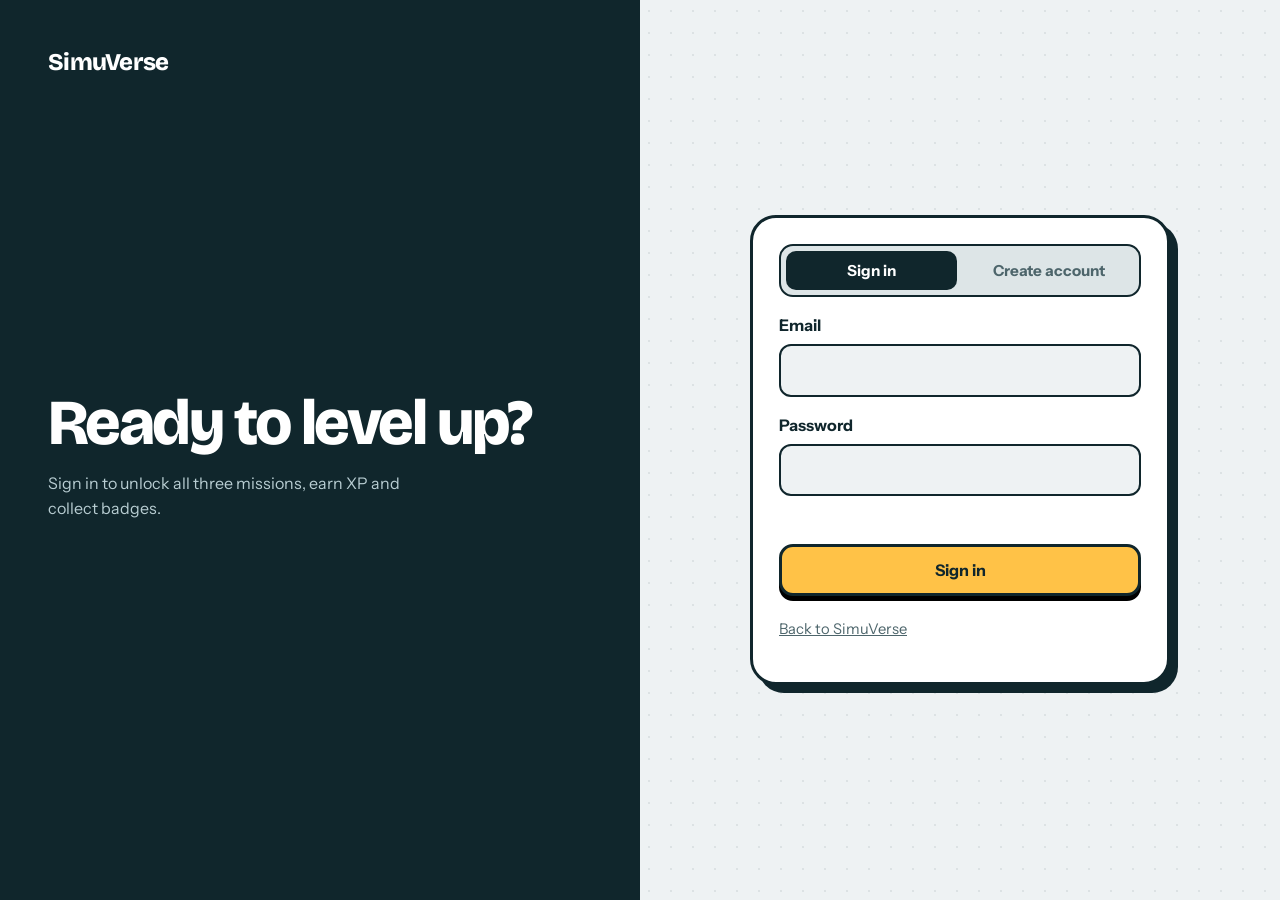
<file: login.html>
<!DOCTYPE html>
<html lang="en"><head><meta charset="UTF-8">
<meta name="viewport" content="width=device-width,initial-scale=1">
<title>Sign in – SimuVerse</title>
<link rel="preconnect" href="https://fonts.googleapis.com"><link rel="preconnect" href="https://fonts.gstatic.com" crossorigin><link href="https://fonts.googleapis.com/css2?family=Bricolage+Grotesque:opsz,wght@12..96,500;12..96,700;12..96,800&family=Instrument+Sans:wght@400;500;600&display=swap" rel="stylesheet">
<link rel="icon" href="assets/favicon.svg" type="image/svg+xml">
<link rel="stylesheet" href="assets/site.css">
</head><body>
<div class="auth">
  <aside><a class="logo" href="index.html">SimuVerse</a>
    <div><h1>Ready to level up?</h1><p>Sign in to unlock all three missions, earn XP and collect badges.</p></div>
    <span></span></aside>
  <main><div class="card">
    <div class="tabs" role="tablist">
      <button type="button" role="tab" id="t-in" aria-selected="true">Sign in</button>
      <button type="button" role="tab" id="t-up" aria-selected="false">Create account</button>
    </div>
    <form id="f" novalidate>
      <div id="nameRow" hidden><label for="name">Name</label><input id="name" autocomplete="name"></div>
      <label for="email">Email</label><input id="email" type="email" autocomplete="email" required>
      <label for="pw">Password</label><input id="pw" type="password" autocomplete="current-password" required>
      <p id="err" role="alert" aria-live="polite"></p>
      <button class="btn" id="go" type="submit">Sign in</button>
    </form>
    <p class="small"><a href="index.html">Back to SimuVerse</a></p>
  </div></main>
</div>
<script src="assets/auth.js"></script>
<script>
const q=id=>document.getElementById(id), next=SimuAuth.safeNext(new URLSearchParams(location.search).get('next'));
let up=false;
if(SimuAuth.session()) location.replace(SimuAuth.base+next);
function mode(u){up=u;q('t-in').setAttribute('aria-selected',!u);q('t-up').setAttribute('aria-selected',u);
  q('nameRow').hidden=!u;q('go').textContent=u?'Create account':'Sign in';q('err').textContent='';
  q('pw').autocomplete=u?'new-password':'current-password';}
if(new URLSearchParams(location.search).get('mode')==='signup')mode(true);
q('t-in').onclick=()=>mode(false);q('t-up').onclick=()=>mode(true);
q('f').onsubmit=async e=>{e.preventDefault();q('err').textContent='';
  try{ if(up) await SimuAuth.signUp(q('name').value,q('email').value,q('pw').value);
       else await SimuAuth.signIn(q('email').value,q('pw').value);
       location.href=SimuAuth.base+next; }
  catch(x){q('err').textContent=x.message;}};
</script>
</body></html>
</file>
<file: assets/site.css>
:root{--paper:#EEF2F3;--ink:#10262C;--mute:#4D656B;--sky:#2F6FDB;--scope:#138A7C;--ember:#E5481C;--gold:#FFC247;--chalk:#fff;
--display:"Bricolage Grotesque",system-ui,sans-serif;--body:"Instrument Sans",system-ui,sans-serif;--edge:3px solid var(--ink)}
*{box-sizing:border-box}
body{margin:0;background:var(--paper) radial-gradient(#10262c14 1.5px,transparent 1.5px) 0 0/22px 22px;color:var(--ink);font:1rem/1.55 var(--body)}
a{color:inherit}:focus-visible{outline:4px solid var(--sky);outline-offset:3px}
.wrap{max-width:1160px;margin:0 auto;padding:0 24px}
header .wrap{display:flex;align-items:center;justify-content:space-between;padding-top:18px;padding-bottom:18px}
.logo{font:800 1.5rem var(--display);letter-spacing:-.03em;text-decoration:none}
#account{display:flex;align-items:center;gap:12px;font-weight:600}
.btn,#account button{font:700 1rem var(--body);border:var(--edge);background:var(--ink);color:var(--chalk);padding:9px 20px;border-radius:14px;text-decoration:none;cursor:pointer;display:inline-block}
#account button{background:var(--chalk);color:var(--ink)}
.btn.pop,#account .btn{box-shadow:0 5px 0 #000;transition:transform .1s,box-shadow .1s;padding:12px 24px}
.btn.pop{background:var(--gold);color:var(--ink);margin:6px 8px 6px 0}.btn.pop.alt{background:var(--chalk)}
.btn.pop:hover{transform:translateY(-2px);box-shadow:0 7px 0 #000}.btn.pop:active,#account .btn:active{transform:translateY(4px);box-shadow:0 1px 0 #000}
/* hero */
.hero{padding:36px 24px 28px}
.big{font:800 clamp(2.6rem,7.5vw,5.6rem)/.96 var(--display);letter-spacing:-.045em;margin:0 0 18px;max-width:11ch}
.lead{font-size:1.2rem;color:var(--mute);max-width:46ch;margin:0 0 22px}
.player{display:flex;align-items:center;gap:26px;flex-wrap:wrap;background:var(--chalk);border:var(--edge);border-radius:28px;padding:24px 28px;box-shadow:8px 8px 0 var(--ink)}
.lvl{width:92px;height:92px;border-radius:50%;background:var(--gold);border:var(--edge);display:grid;place-content:center;text-align:center;font:800 2.5rem/1 var(--display)}
.lvl small{font:700 .8rem var(--body)}
.pinfo{flex:1;min-width:240px}.pinfo h1{font:800 clamp(1.7rem,4vw,2.5rem)/1.1 var(--display);letter-spacing:-.03em;margin:0 0 10px}
.pinfo p{margin:8px 0 0;color:var(--mute);font-weight:500}
.xp{height:22px;border:var(--edge);border-radius:99px;background:#dde5e7;overflow:hidden}
.xp i{display:block;height:100%;width:var(--w);background:repeating-linear-gradient(45deg,var(--scope) 0 12px,#17a898 12px 24px);animation:fill 1s .2s both cubic-bezier(.2,.8,.2,1)}
@keyframes fill{from{width:0}}
.stats{display:flex;gap:12px;list-style:none;margin:0;padding:0}
.stats li{background:var(--paper);border:2px solid var(--ink);border-radius:16px;padding:10px 14px;font-size:.85rem;text-align:center;min-width:92px}
.stats b{display:block;font:800 1.6rem/1.1 var(--display)}
/* 3D hero */
.hero-grid{display:grid;grid-template-columns:1.02fr .98fr;align-items:center;gap:20px}
.stage{position:relative;height:470px}
.stage:not(.ok){visibility:hidden}
.stage::before{content:"";position:absolute;left:50%;top:50%;width:min(420px,88%);aspect-ratio:1;transform:translate(-50%,-50%);border-radius:50%;background:radial-gradient(circle at 35% 30%,#FFE9A6,#FFC247 62%,#F5A623);border:var(--edge);box-shadow:8px 8px 0 var(--ink)}
.stage canvas{position:absolute;inset:0;width:100%;height:100%}
/* missions */
.sec{font:800 1.9rem var(--display);letter-spacing:-.03em;margin:36px 0 18px}
.sims{display:grid;grid-template-columns:repeat(3,1fr);gap:26px;padding:0 0 20px}
.sim{will-change:transform;display:flex;flex-direction:column;background:var(--chalk);color:var(--ink);border:var(--edge);border-radius:26px;overflow:hidden;text-decoration:none;box-shadow:7px 7px 0 var(--ink);transition:transform .2s ease-out,box-shadow .15s}
.sim:hover{box-shadow:11px 11px 0 var(--ink)}
.art{position:relative;height:230px;border-bottom:var(--edge);background:radial-gradient(circle at 50% 70%,var(--a1),var(--a2) 78%)}
.art svg,.art canvas{position:absolute;inset:0;width:100%;height:100%;display:block}
.art.ok svg{display:none}
.lock{display:none;position:absolute;top:12px;right:12px;background:var(--chalk);border:2px solid var(--ink);border-radius:99px;padding:3px 12px;font-size:.8rem;font-weight:700}
.sim.locked .lock{display:block}
.sky{--a1:#8DB6FF;--a2:#2F6FDB}.scope{--a1:#4FD0BD;--a2:#138A7C}.ember{--a1:#FFA573;--a2:#E5481C}
.sim .info{padding:20px 22px 24px;display:flex;flex-direction:column;gap:8px;flex:1}
.sim h3{font:800 1.55rem/1.1 var(--display);letter-spacing:-.02em;margin:0}
.sim p{margin:0}.chips{display:flex;gap:8px;flex-wrap:wrap}
.chips span{font-size:.82rem;font-weight:700;border:2px solid var(--ink);border-radius:99px;padding:2px 11px;background:var(--paper)}
.chips span:first-child{background:var(--gold);letter-spacing:.08em}
.played{font-size:.9rem;color:var(--mute);font-weight:500}
.play{margin-top:auto;text-align:center;font-weight:800;border:var(--edge);border-radius:14px;padding:12px;box-shadow:0 5px 0 #000;color:var(--chalk)}
.sky .play{background:var(--sky)}.scope .play{background:var(--scope)}.ember .play{background:var(--ember)}
.sim.locked .play{background:var(--ink)}
.sim:active .play{transform:translateY(4px);box-shadow:0 1px 0 #000}
/* badges */
.badges{display:grid;grid-template-columns:repeat(auto-fill,minmax(168px,1fr));gap:16px;padding-bottom:56px}
.badge{display:flex;flex-direction:column;align-items:center;text-align:center;gap:4px;background:var(--chalk);border:2px dashed #8aa0a5;border-radius:20px;padding:18px 12px;opacity:.7}
.badge span{font-size:2.2rem;filter:grayscale(1)}.badge small{color:var(--mute)}
.badge.on{border:var(--edge);opacity:1;background:#FFF4D1;box-shadow:4px 4px 0 var(--ink)}.badge.on span{filter:none}
footer{border-top:var(--edge);background:var(--chalk);padding:22px 0;color:var(--mute);font-size:.92rem}
/* login */
.auth{min-height:100vh;display:grid;grid-template-columns:1fr 1fr}
.auth aside{background:var(--ink);color:var(--chalk);padding:48px;display:flex;flex-direction:column;justify-content:space-between}
.auth aside h1{font:800 clamp(2.4rem,5vw,4rem)/1 var(--display);letter-spacing:-.04em;margin:0 0 16px}
.auth aside p{color:#b8cdd2;max-width:34ch}
.auth main{display:grid;place-items:center;padding:32px}
.card{width:min(420px,100%);background:var(--chalk);border:var(--edge);border-radius:26px;padding:26px;box-shadow:8px 8px 0 var(--ink)}
.tabs{display:flex;gap:6px;background:#dde5e7;padding:5px;border-radius:14px;margin-bottom:12px;border:2px solid var(--ink)}
.tabs button{flex:1;border:0;background:none;font:700 .95rem var(--body);padding:10px;border-radius:10px;cursor:pointer;color:var(--mute)}
.tabs button[aria-selected=true]{background:var(--ink);color:var(--chalk)}
label{display:block;font-weight:700;margin:16px 0 6px}
input{width:100%;font:inherit;padding:12px 14px;border:2px solid var(--ink);border-radius:12px;background:var(--paper)}
input:focus{outline:4px solid #2F6FDB55}
#err{min-height:1.5em;color:#B3261E;font-weight:600;margin:14px 0 0}
form .btn{width:100%;margin-top:10px;padding:13px;background:var(--gold);color:var(--ink);box-shadow:0 5px 0 #000}
form .btn:active{transform:translateY(4px);box-shadow:0 1px 0 #000}
.small{margin-top:22px;font-size:.92rem;color:var(--mute)}
@media(max-width:900px){.hero-grid{grid-template-columns:1fr}.stage{height:340px}.sims{grid-template-columns:1fr}.auth{grid-template-columns:1fr}.auth aside{padding:28px;gap:24px}.player{padding:20px}}
@media(prefers-reduced-motion:reduce){*{transition:none!important;animation:none!important}}
</file>
